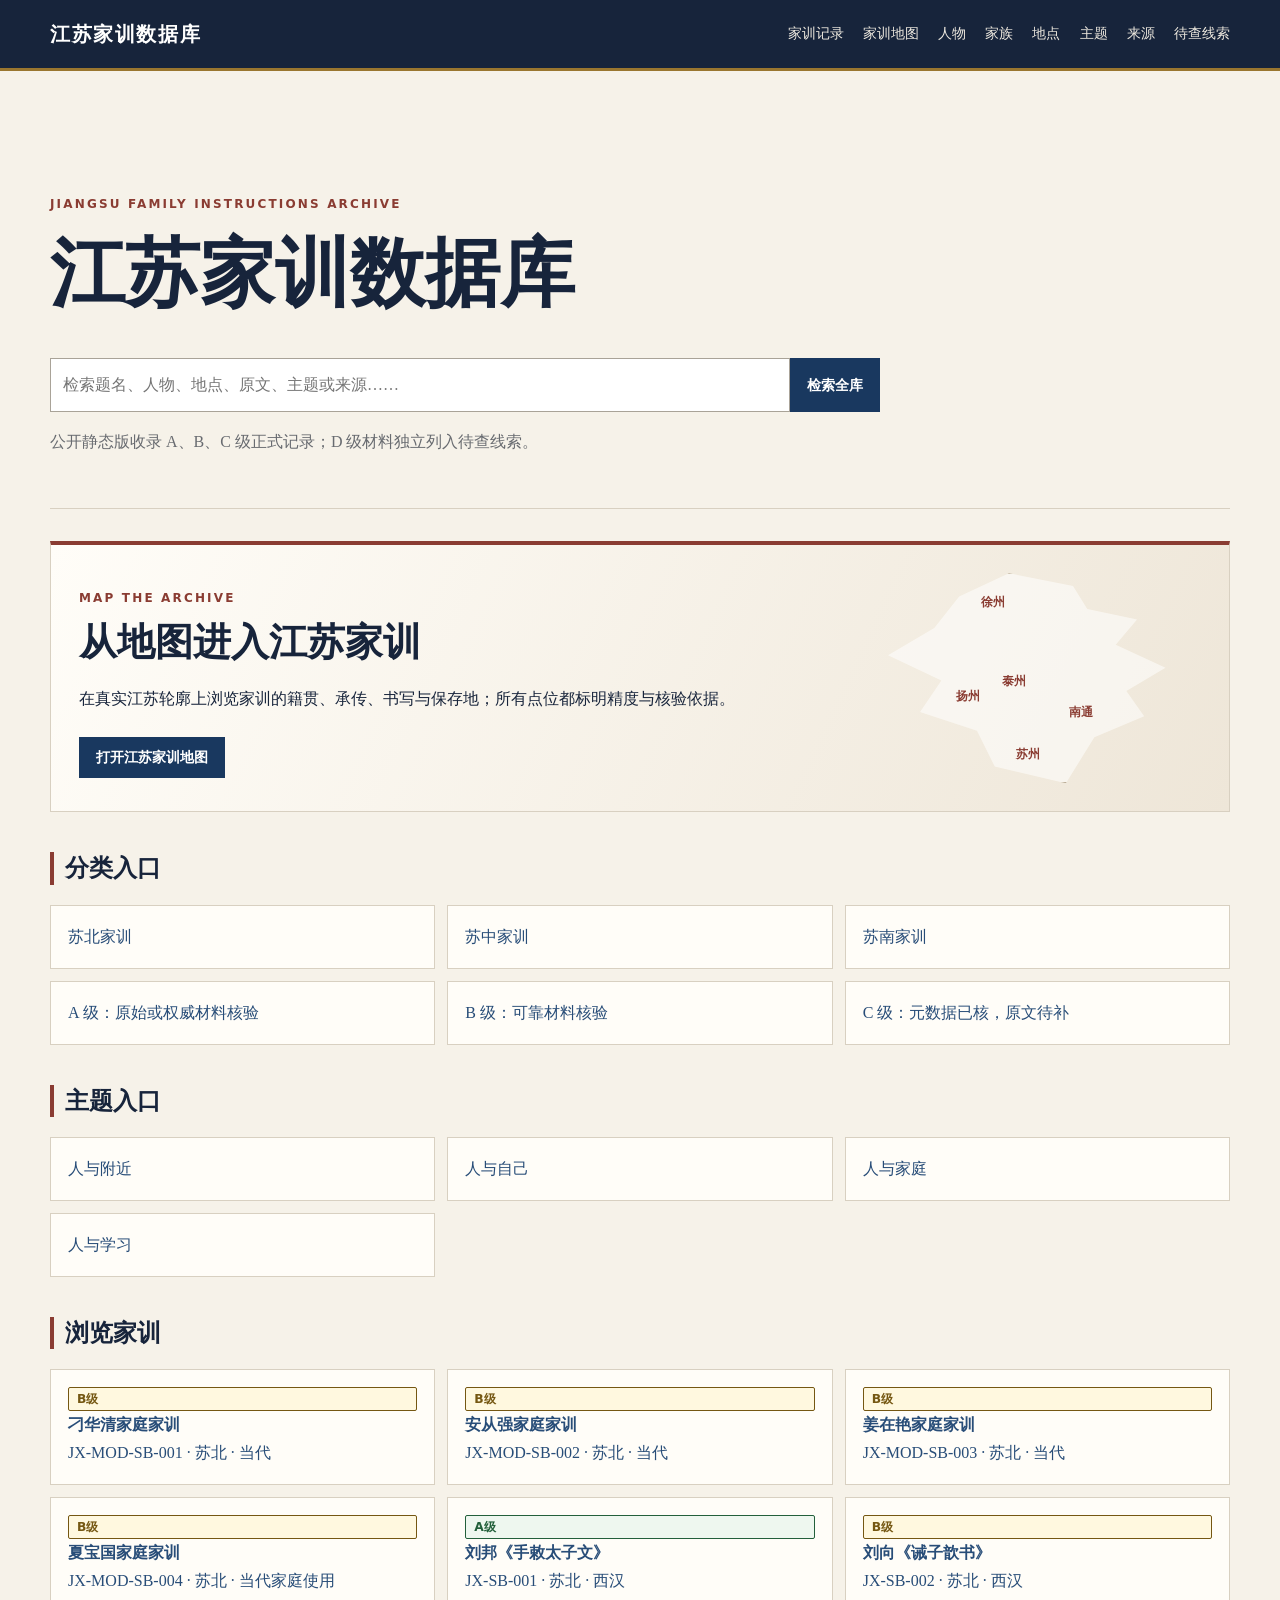
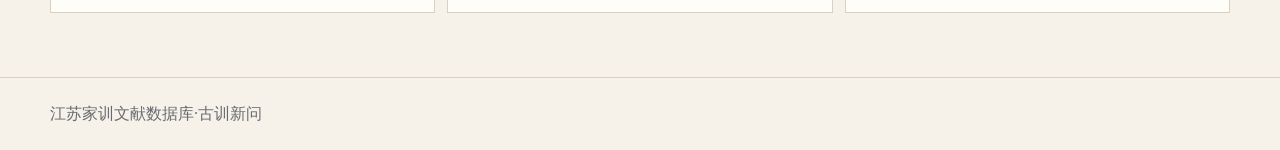
<file: index.html>
<!doctype html>
<html lang="zh-CN">
<head>
<meta charset="utf-8">
<meta name="viewport" content="width=device-width,initial-scale=1">
<meta name="description" content="江苏家训历史文献公开检索数据库">
<title>江苏家训数据库</title>
<link rel="stylesheet" href="css/styles.css">
</head>
<body data-page="home">
<a class="skip" href="#main">跳至主要内容</a>
<header>
<div class="wrap">
<a class="brand" href="index.html">江苏家训数据库</a>
<button class="nav-toggle" aria-label="打开导航" aria-expanded="false">☰</button>
<nav>
<a href="records.html">家训记录</a>
<a href="map.html">家训地图</a>
<a href="persons.html">人物</a>
<a href="families.html">家族</a>
<a href="places.html">地点</a>
<a href="themes.html">主题</a>
<a href="sources.html">来源</a>
<a href="leads.html">待查线索</a>
</nav>
</div>
</header>
<main id="main" class="wrap">
<section class="mast">
<p class="eyebrow">JIANGSU FAMILY INSTRUCTIONS ARCHIVE</p>
<h1>江苏家训数据库</h1>
<form id="global-search" class="searchbar">
<label class="sr-only" for="global-q">统一搜索</label>
<input id="global-q" placeholder="检索题名、人物、地点、原文、主题或来源……">
<button>检索全库</button>
</form>
<p class="note">公开静态版收录 A、B、C 级正式记录；D 级材料独立列入待查线索。</p>
</section>
<section class="map-feature">
<div><p class="eyebrow">MAP THE ARCHIVE</p><h2>从地图进入江苏家训</h2><p>在真实江苏轮廓上浏览家训的籍贯、承传、书写与保存地；所有点位都标明精度与核验依据。</p><a class="button map-cta" href="map.html">打开江苏家训地图</a></div>
<div class="map-silhouette" aria-hidden="true"><span>徐州</span><span>泰州</span><span>扬州</span><span>南通</span><span>苏州</span></div>
</section>
<section>
<h2>分类入口</h2>
<div class="entrances">
<a href="records.html?region=苏北">苏北家训</a>
<a href="records.html?region=苏中">苏中家训</a>
<a href="records.html?region=苏南">苏南家训</a>
<a href="records.html?level=A">A 级：原始或权威材料核验</a>
<a href="records.html?level=B">B 级：可靠材料核验</a>
<a href="records.html?level=C">C 级：元数据已核，原文待补</a>
</div>
</section>
<section>
<h2>主题入口</h2>
<div id="theme-entries" class="entrances">
</div>
</section>
<section>
<h2>浏览家训</h2>
<div id="featured" class="cards">
</div>
</section>
</main>
<footer>
<div class="wrap">江苏家训文献数据库·古训新问</div>
</footer>
<script src="js/app.js">
</script>
</body>
</html>
</file>
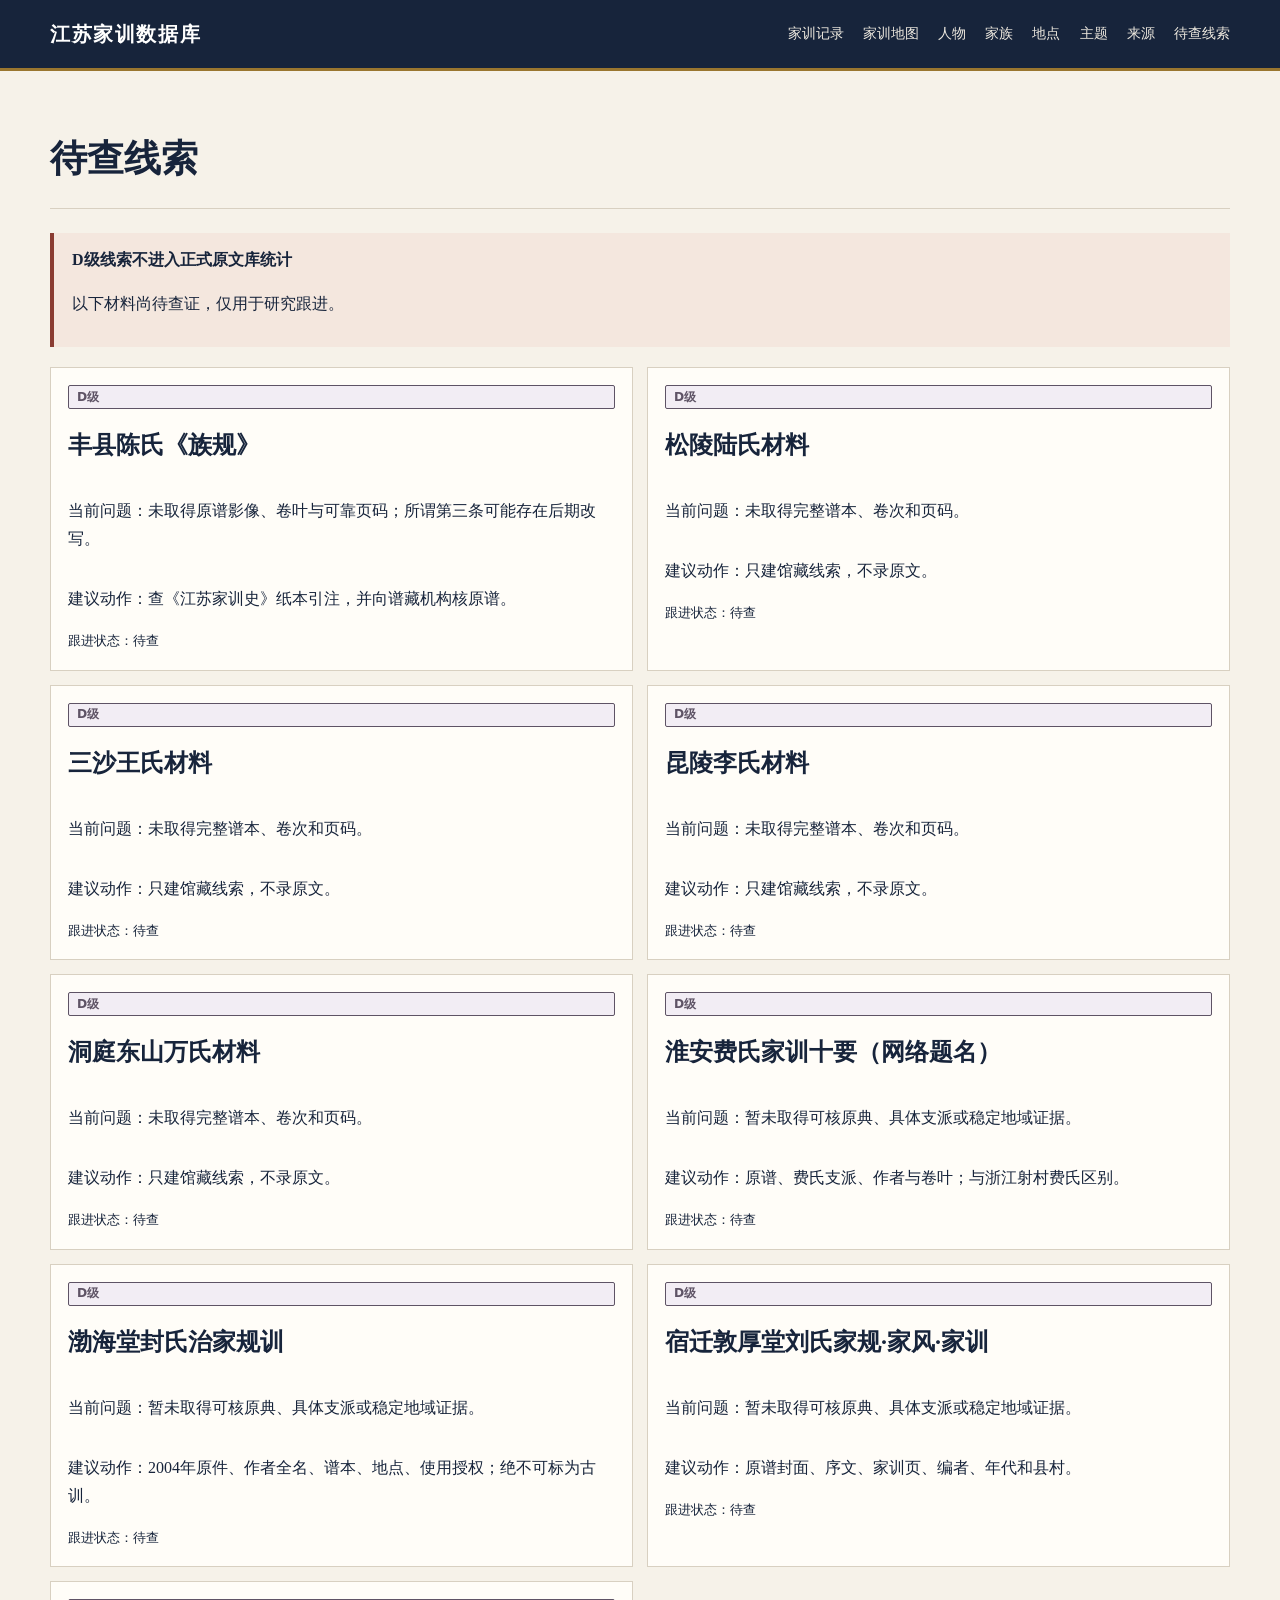
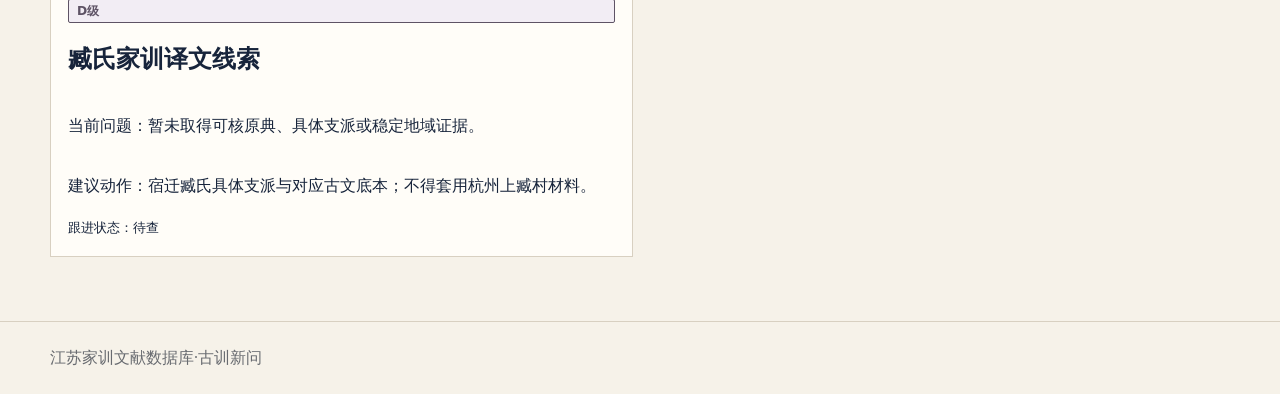
<file: leads.html>
<!doctype html>
<html lang="zh-CN">
<head>
<meta charset="utf-8">
<meta name="viewport" content="width=device-width,initial-scale=1">
<title>待查线索｜江苏家训数据库</title>
<link rel="stylesheet" href="css/styles.css">
</head>
<body data-page="leads">
<header>
<div class="wrap">
<a class="brand" href="index.html">江苏家训数据库</a>
<button class="nav-toggle" aria-label="打开导航">☰</button>
<nav>
<a href="records.html">家训记录</a>
<a href="map.html">家训地图</a>
<a href="persons.html">人物</a>
<a href="families.html">家族</a>
<a href="places.html">地点</a>
<a href="themes.html">主题</a>
<a href="sources.html">来源</a>
<a href="leads.html">待查线索</a>
</nav>
</div>
</header>
<main class="wrap">
<div class="page-head">
<h1>待查线索</h1>
</div>
<div class="notice">
<strong>D级线索不进入正式原文库统计</strong>
<p>以下材料尚待查证，仅用于研究跟进。</p>
</div>
<div id="directory" class="lead-list">
</div>
</main>
<footer>
<div class="wrap">江苏家训文献数据库·古训新问</div>
</footer>
<script src="js/app.js">
</script>
</body>
</html>
</file>
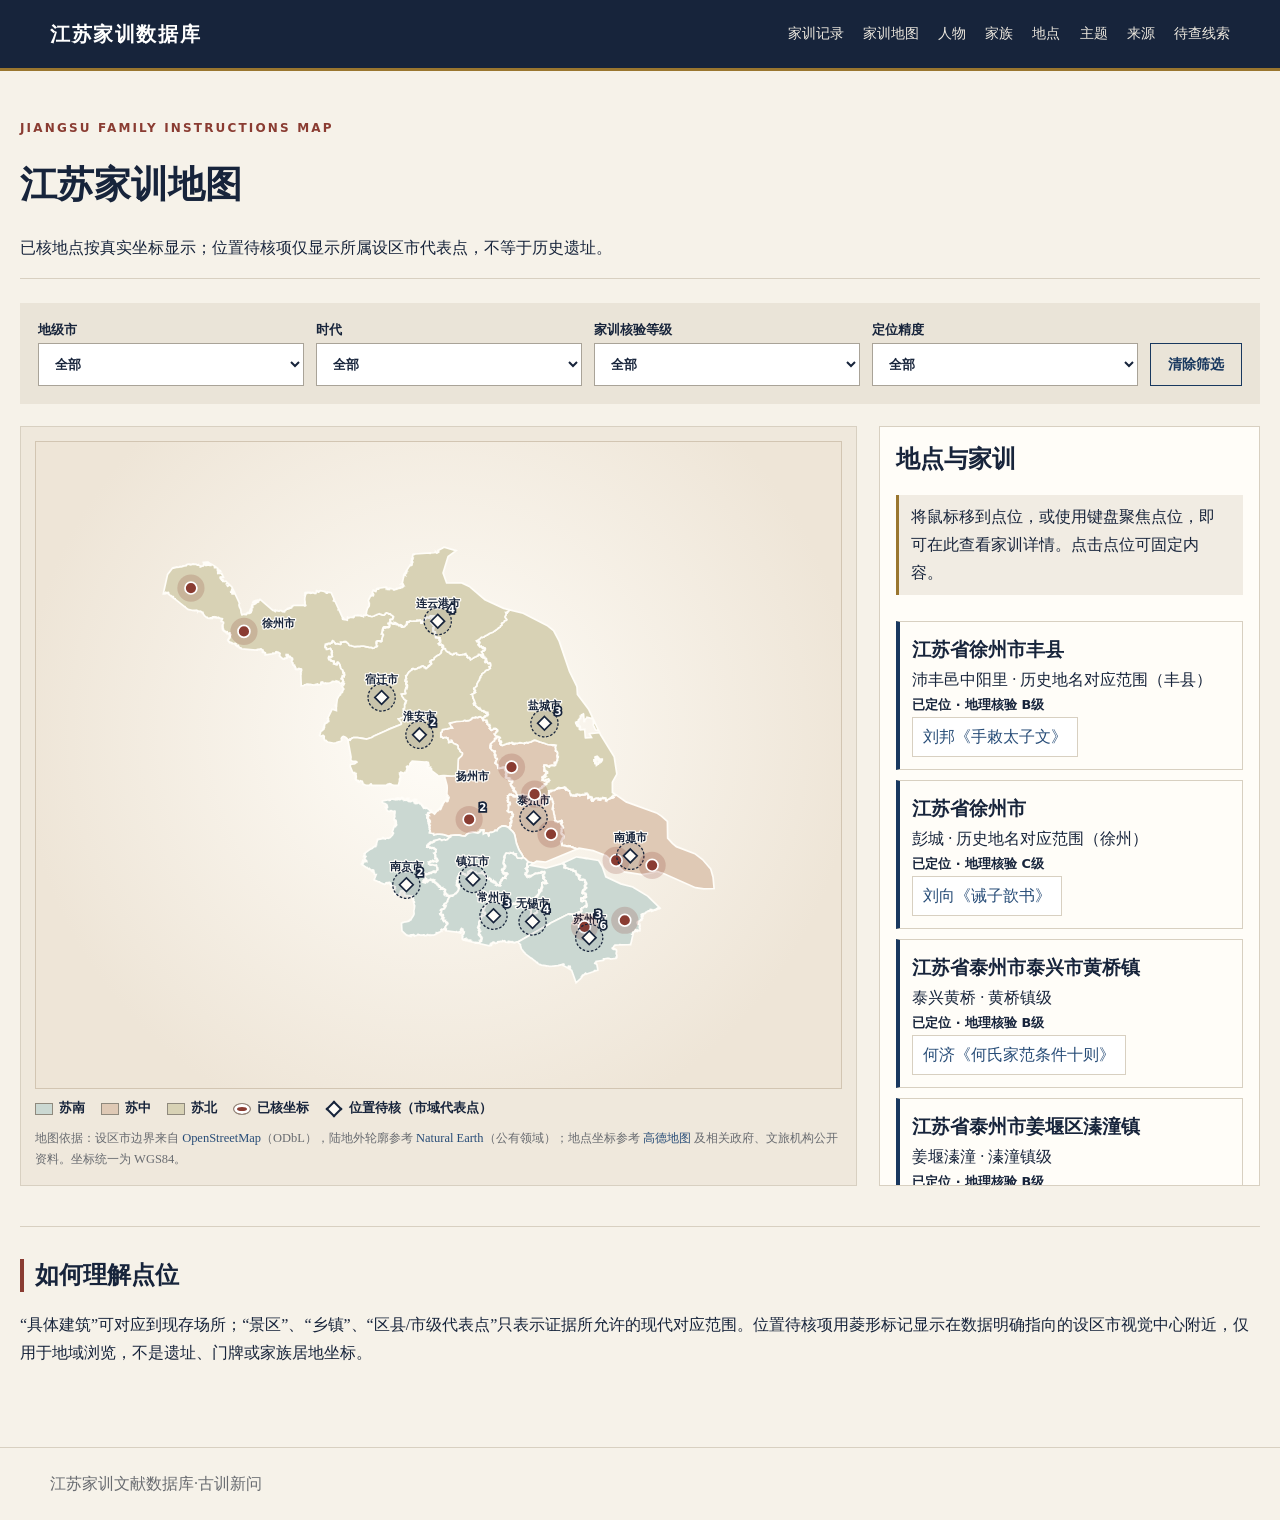
<file: map.html>
<!doctype html>
<html lang="zh-CN">
<head>
  <meta charset="utf-8">
  <meta name="viewport" content="width=device-width,initial-scale=1">
  <meta name="description" content="以可追溯坐标浏览江苏家训与历史地名">
  <title>家训地图｜江苏家训数据库</title>
  <link rel="stylesheet" href="css/styles.css">
</head>
<body data-page="map">
<a class="skip" href="#main">跳至主要内容</a>
<header>
<div class="wrap">
<a class="brand" href="index.html">江苏家训数据库</a>
<button class="nav-toggle" aria-label="打开导航" aria-expanded="false">☰</button>
<nav>
<a href="records.html">家训记录</a>
<a href="map.html" aria-current="page">家训地图</a>
<a href="persons.html">人物</a>
<a href="families.html">家族</a>
<a href="places.html">地点</a>
<a href="themes.html">主题</a>
<a href="sources.html">来源</a>
<a href="leads.html">待查线索</a>
</nav>
</div>
</header>
<main id="main" class="wrap map-page">
  <div class="page-head">
<div>
<p class="eyebrow">JIANGSU FAMILY INSTRUCTIONS MAP</p>
<h1>江苏家训地图</h1>
<p>已核地点按真实坐标显示；位置待核项仅显示所属设区市代表点，不等于历史遗址。</p>
</div>
</div>
  <form id="map-filters" class="controls map-controls" aria-label="地图筛选">
    <label>地级市<select name="city">
<option value="">全部</option>
</select>
</label>
    <label>时代<select name="era">
<option value="">全部</option>
</select>
</label>
    <label>家训核验等级<select name="level">
<option value="">全部</option>
</select>
</label>
    <label>定位精度<select name="precision">
<option value="">全部</option>
</select>
</label>
    <div class="actions">
<button type="button" id="map-clear" class="secondary">清除筛选</button>
</div>
  </form>
  <div class="map-layout">
    <section class="map-panel" aria-labelledby="map-heading">
      <h2 id="map-heading" class="sr-only">江苏省家训地图</h2>
      <div id="map-status" class="map-status" role="status">正在载入江苏十三市边界……</div>
      <svg id="jiaxun-map" class="jiaxun-map" viewBox="0 0 720 760" role="img" aria-labelledby="map-title map-desc">
        <title id="map-title">江苏家训地图</title>
        <desc id="map-desc">江苏省十三个设区市的真实行政区边界、市名、已核验家训坐标与位置待核的市域代表点，可使用 Tab 键聚焦地点，按 Enter 或空格键查看详情。</desc>
        <g id="boundary-layer"></g>
        <g id="city-label-layer" aria-hidden="true"></g>
        <g id="marker-layer"></g>
      </svg>
      <div class="map-legend" aria-label="江苏地域与点位图例"><span><i class="legend-south"></i>苏南</span><span><i class="legend-central"></i>苏中</span><span><i class="legend-north"></i>苏北</span><span><i class="legend-located"></i>已核坐标</span><span><i class="legend-pending"></i>位置待核（市域代表点）</span></div>
      <p class="map-attribution">地图依据：设区市边界来自 <a href="https://www.openstreetmap.org/copyright" target="_blank" rel="noopener">OpenStreetMap</a>（ODbL），陆地外轮廓参考 <a href="https://www.naturalearthdata.com/about/terms-of-use/" target="_blank" rel="noopener">Natural Earth</a>（公有领域）；地点坐标参考 <a href="https://www.amap.com/" target="_blank" rel="noopener">高德地图</a> 及相关政府、文旅机构公开资料。坐标统一为 WGS84。</p>
    </section>
    <aside class="map-sidebar" aria-labelledby="place-list-heading">
      <h2 id="place-list-heading">地点与家训</h2>
      <div id="place-detail" class="place-detail" aria-live="polite" aria-atomic="true"><p class="sidebar-prompt">将鼠标移到地图点位，或使用键盘聚焦点位，即可在此查看详情。点击点位可固定内容。</p></div>
    </aside>
  </div>
  <section class="method-note">
<h2>如何理解点位</h2>
<p>“具体建筑”可对应到现存场所；“景区”、“乡镇”、“区县/市级代表点”只表示证据所允许的现代对应范围。位置待核项用菱形标记显示在数据明确指向的设区市视觉中心附近，仅用于地域浏览，不是遗址、门牌或家族居地坐标。</p>
</section>
</main>
<footer>
<div class="wrap">江苏家训文献数据库·古训新问</div>
</footer>
<script src="js/app.js">
</script>
<script src="js/map.js">
</script>
</body>
</html>
</file>
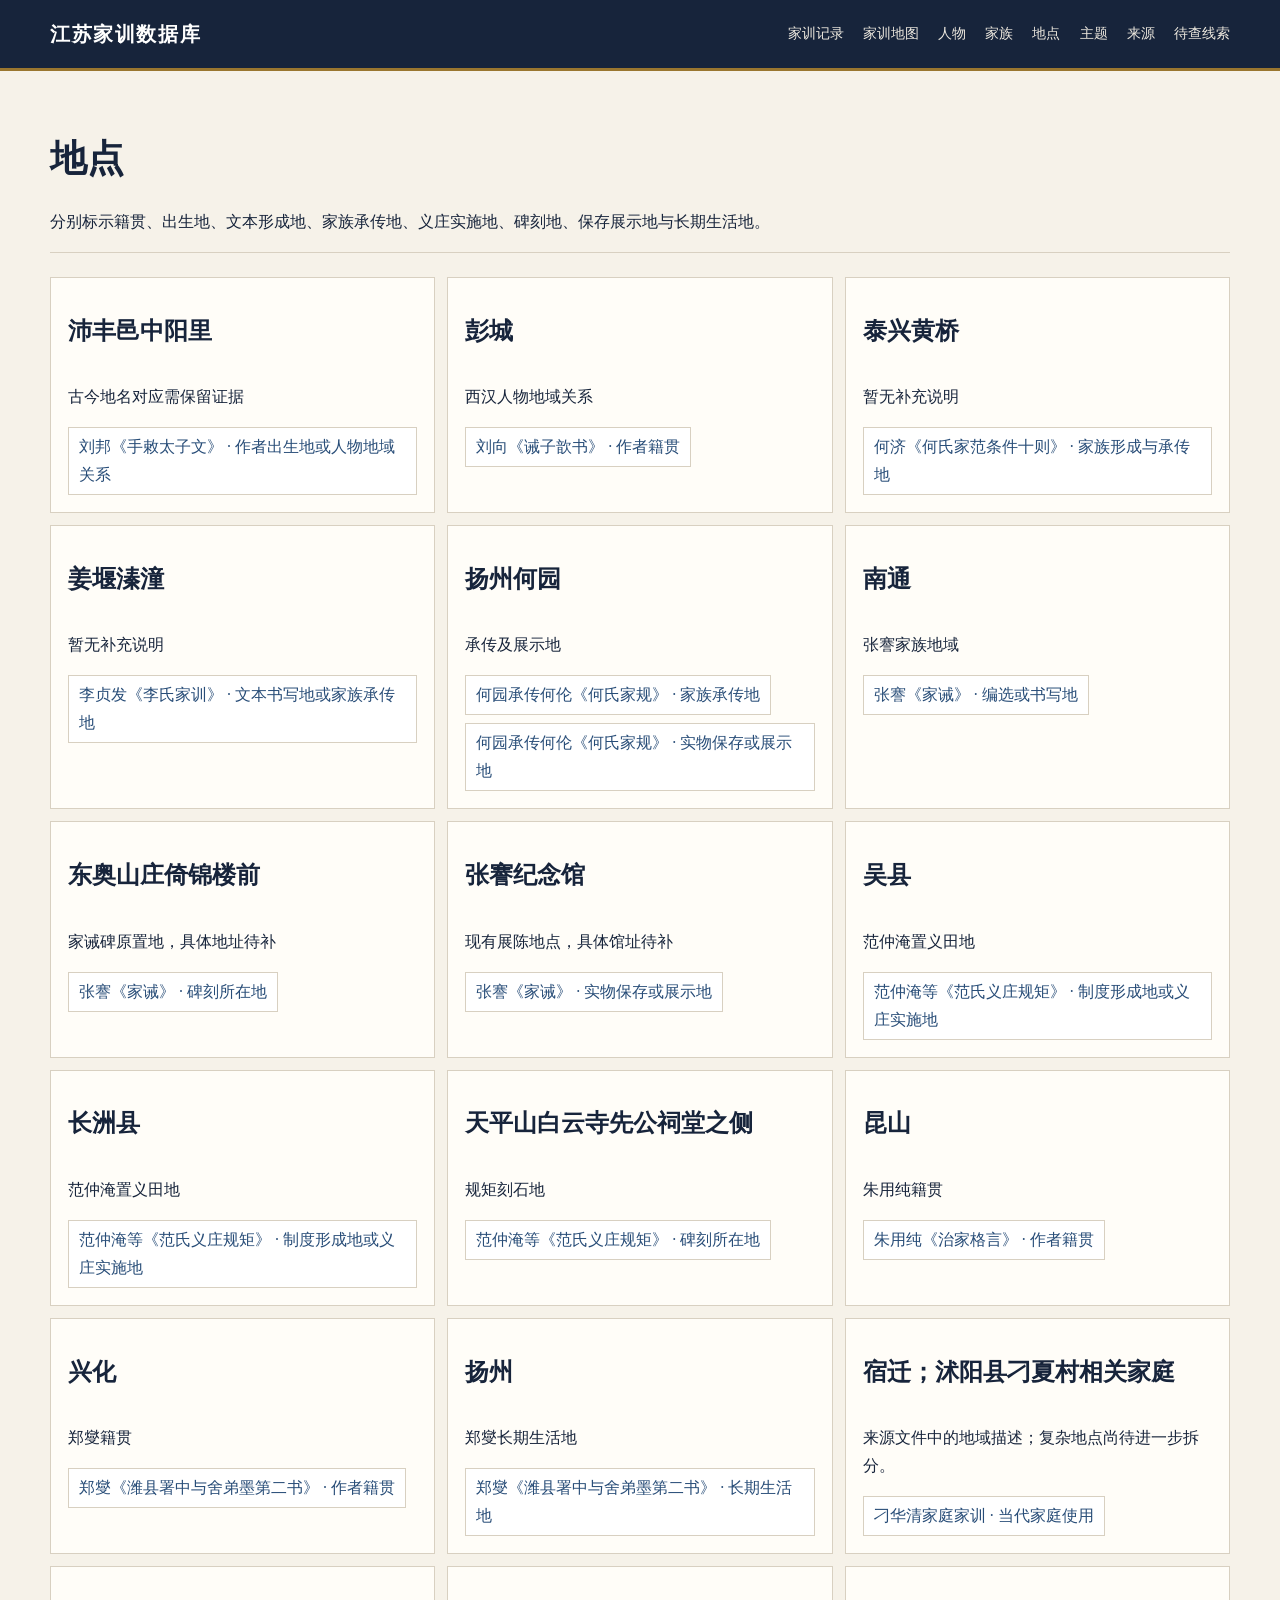
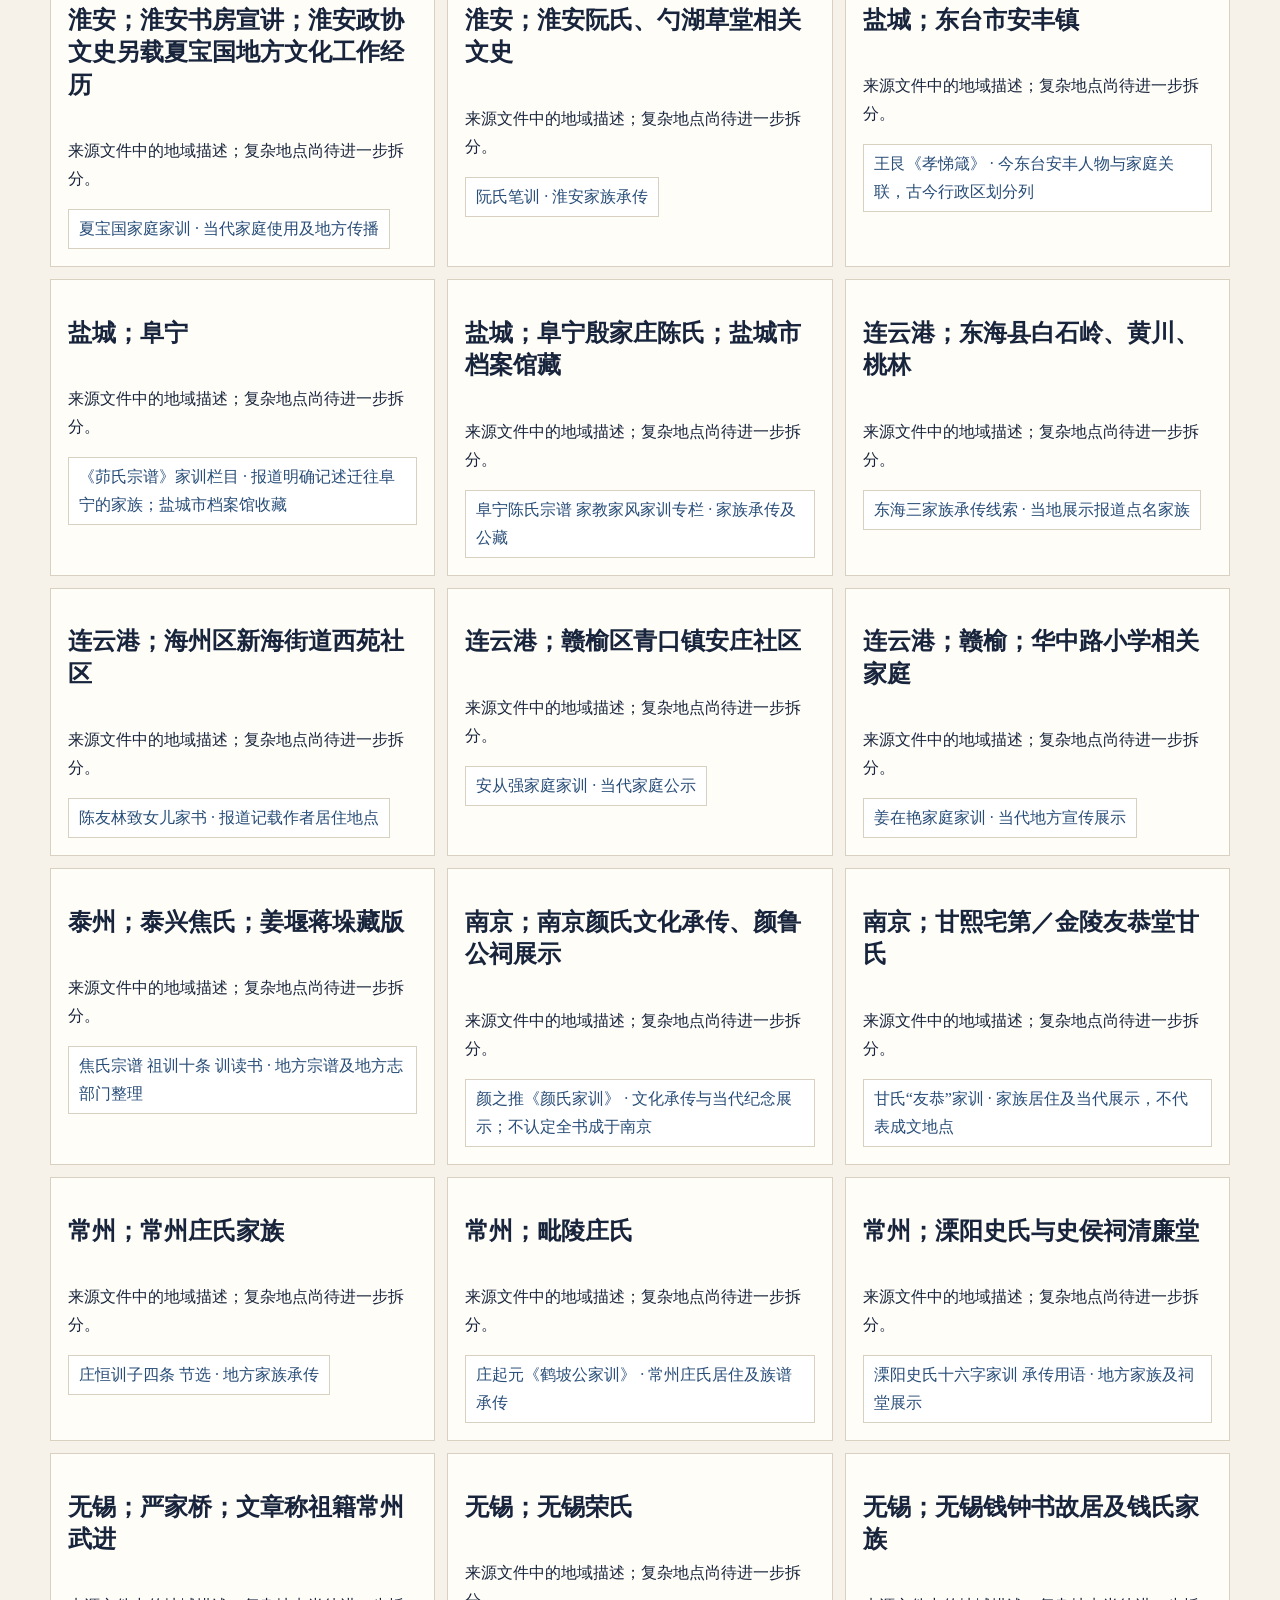
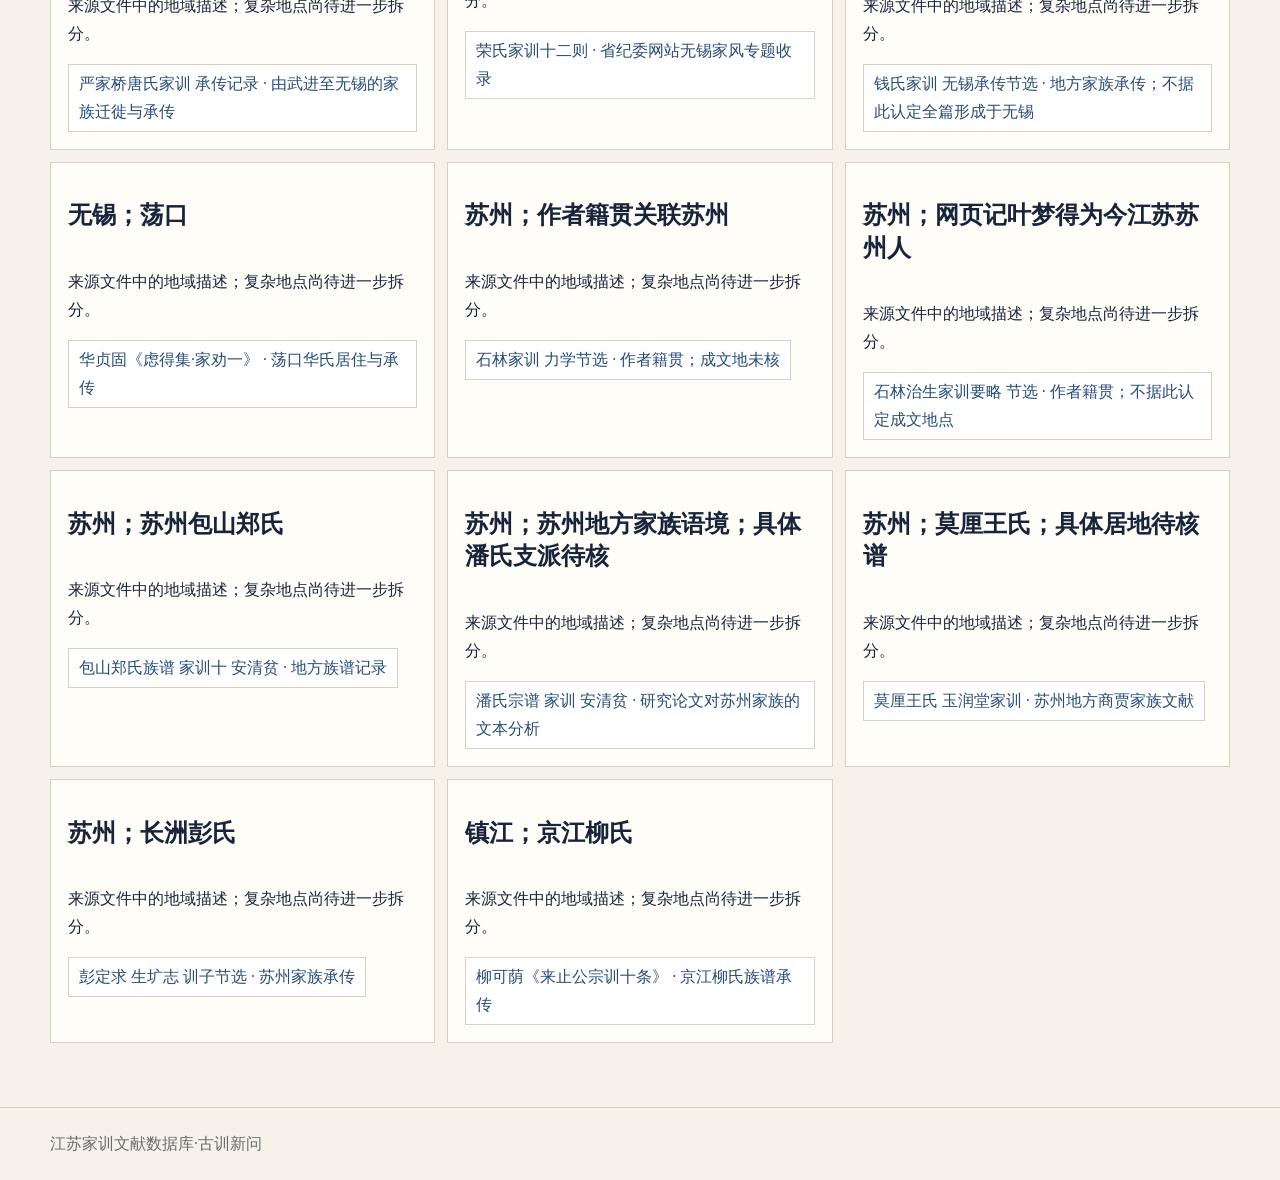
<file: places.html>
<!doctype html>
<html lang="zh-CN">
<head>
<meta charset="utf-8">
<meta name="viewport" content="width=device-width,initial-scale=1">
<title>地点｜江苏家训数据库</title>
<link rel="stylesheet" href="css/styles.css">
</head>
<body data-page="places">
<header>
<div class="wrap">
<a class="brand" href="index.html">江苏家训数据库</a>
<button class="nav-toggle" aria-label="打开导航">☰</button>
<nav>
<a href="records.html">家训记录</a>
<a href="map.html">家训地图</a>
<a href="persons.html">人物</a>
<a href="families.html">家族</a>
<a href="places.html">地点</a>
<a href="themes.html">主题</a>
<a href="sources.html">来源</a>
<a href="leads.html">待查线索</a>
</nav>
</div>
</header>
<main class="wrap">
<div class="page-head">
<div>
<h1>地点</h1>
<p>分别标示籍贯、出生地、文本形成地、家族承传地、义庄实施地、碑刻地、保存展示地与长期生活地。</p>
</div>
</div>
<div id="directory" class="directory">
</div>
</main>
<footer>
<div class="wrap">江苏家训文献数据库·古训新问</div>
</footer>
<script src="js/app.js">
</script>
</body>
</html>
</file>
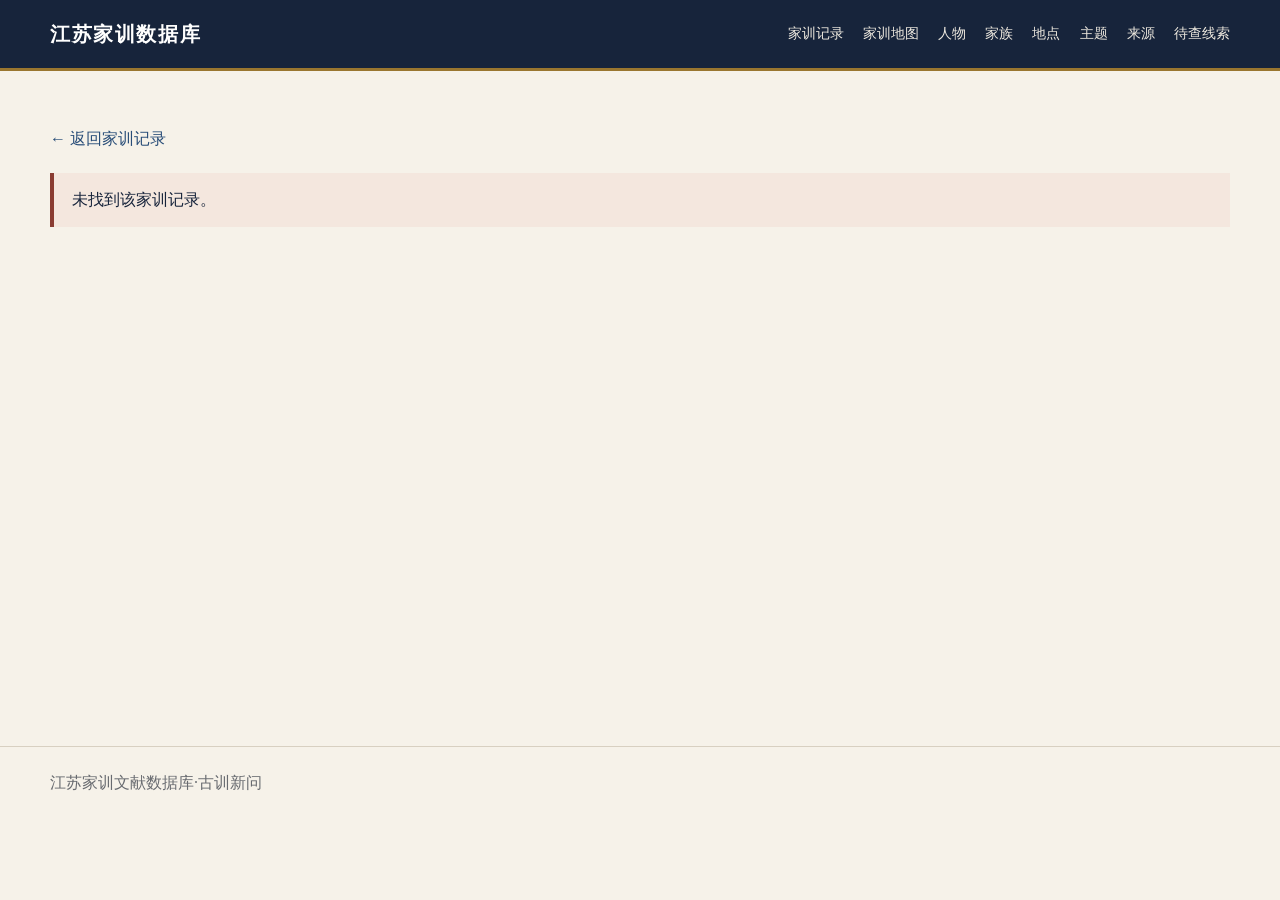
<file: record.html>
<!doctype html>
<html lang="zh-CN">
<head>
<meta charset="utf-8">
<meta name="viewport" content="width=device-width,initial-scale=1">
<title>家训详情｜江苏家训数据库</title>
<link rel="stylesheet" href="css/styles.css">
</head>
<body data-page="record">
<header>
<div class="wrap">
<a class="brand" href="index.html">江苏家训数据库</a>
<button class="nav-toggle" aria-label="打开导航" aria-expanded="false">☰</button>
<nav>
<a href="records.html">家训记录</a>
<a href="map.html">家训地图</a>
<a href="persons.html">人物</a>
<a href="families.html">家族</a>
<a href="places.html">地点</a>
<a href="themes.html">主题</a>
<a href="sources.html">来源</a>
<a href="leads.html">待查线索</a>
</nav>
</div>
</header>
<main class="wrap">
<p>
<a href="records.html">← 返回家训记录</a>
</p>
<article id="record">
</article>
</main>
<footer>
<div class="wrap">江苏家训文献数据库·古训新问</div>
</footer>
<script src="js/app.js">
</script>
<script src="js/record-detail.js">
</script>
</body>
</html>
</file>
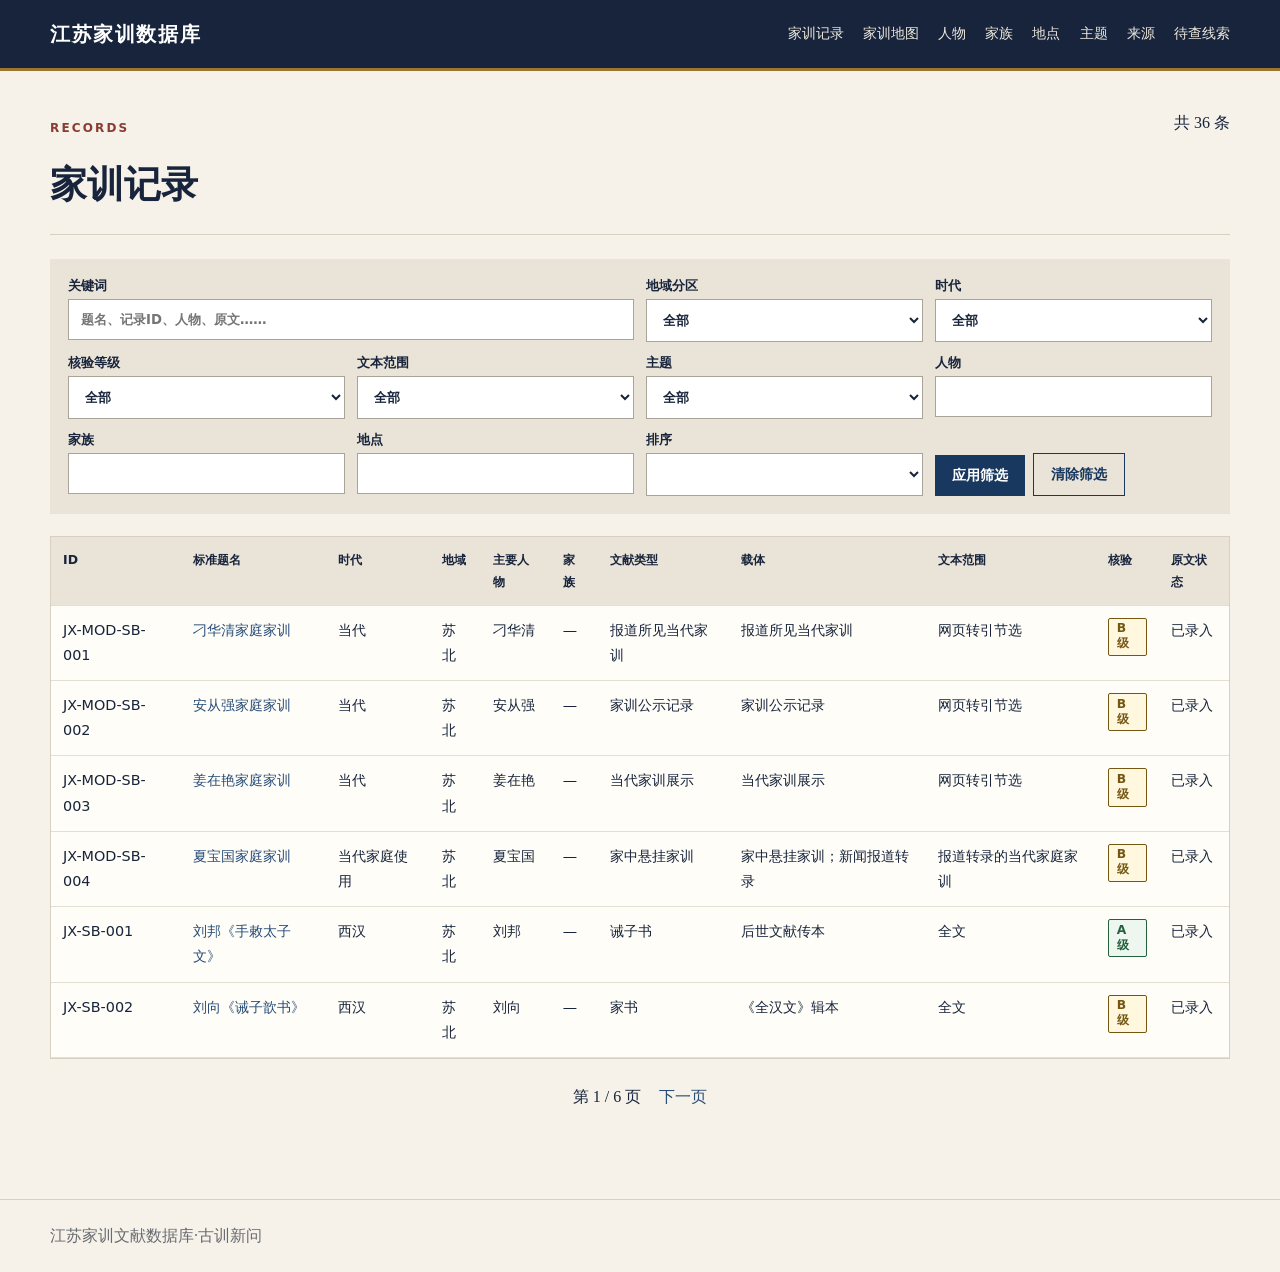
<file: records.html>
<!doctype html>
<html lang="zh-CN">
<head>
<meta charset="utf-8">
<meta name="viewport" content="width=device-width,initial-scale=1">
<title>家训记录｜江苏家训数据库</title>
<link rel="stylesheet" href="css/styles.css">
</head>
<body data-page="records">
<header>
<div class="wrap">
<a class="brand" href="index.html">江苏家训数据库</a>
<button class="nav-toggle" aria-label="打开导航" aria-expanded="false">☰</button>
<nav>
<a href="records.html">家训记录</a>
<a href="map.html">家训地图</a>
<a href="persons.html">人物</a>
<a href="families.html">家族</a>
<a href="places.html">地点</a>
<a href="themes.html">主题</a>
<a href="sources.html">来源</a>
<a href="leads.html">待查线索</a>
</nav>
</div>
</header>
<main class="wrap">
<div class="page-head">
<div>
<p class="eyebrow">RECORDS</p>
<h1>家训记录</h1>
</div>
<span id="count">
</span>
</div>
<form id="filters" class="controls">
<label class="wide">关键词<input name="q" placeholder="题名、记录ID、人物、原文……">
</label>
<label>地域分区<select name="region">
<option value="">全部</option>
</select>
</label>
<label>时代<select name="era">
<option value="">全部</option>
</select>
</label>
<label>核验等级<select name="level">
<option value="">全部</option>
</select>
</label>
<label>文本范围<select name="scope">
<option value="">全部</option>
</select>
</label>
<label>主题<select name="theme">
<option value="">全部</option>
</select>
</label>
<label>人物<input name="person">
</label>
<label>家族<input name="family">
</label>
<label>地点<input name="place">
</label>
<label>排序<select name="sort">
<option value="record_id">记录ID</option>
<option value="standard_title">标准题名</option>
<option value="era">时代</option>
<option value="region">地域</option>
<option value="verification_level">核验等级</option>
</select>
</label>
<div class="actions">
<button>应用筛选</button>
<button type="button" id="clear" class="secondary">清除筛选</button>
</div>
</form>
<div class="table-wrap">
<table>
<thead>
<tr>
<th>ID</th>
<th>标准题名</th>
<th>时代</th>
<th>地域</th>
<th>主要人物</th>
<th>家族</th>
<th>文献类型</th>
<th>载体</th>
<th>文本范围</th>
<th>核验</th>
<th>原文状态</th>
</tr>
</thead>
<tbody>
</tbody>
</table>
</div>
<div id="pager" class="pager">
</div>
</main>
<footer>
<div class="wrap">江苏家训文献数据库·古训新问</div>
</footer>
<script src="js/app.js">
</script>
<script src="js/search.js">
</script>
<script src="js/filters.js">
</script>
</body>
</html>
</file>
<file: css/styles.css>
:root{--ink:#17243b;--blue:#19385f;--paper:#f6f2e9;--card:#fffdf8;--line:#d8d0c1;--muted:#686b70;--red:#8a3c32;--gold:#9a762f}*{box-sizing:border-box}html{font-size:16px}body{margin:0;background:var(--paper);color:var(--ink);font-family:"Noto Serif SC","Source Han Serif SC",STSong,serif;line-height:1.75}a{color:#284d78;text-decoration:none}a:hover{text-decoration:underline}a:focus-visible,button:focus-visible,input:focus-visible,select:focus-visible{outline:3px solid #d39b30;outline-offset:2px}.wrap{width:min(1180px,calc(100% - 40px));margin:auto}.skip{position:fixed;left:-999px}.skip:focus{left:1rem;top:1rem;background:white;padding:.7rem;z-index:20}header{background:var(--ink);border-bottom:3px solid var(--gold)}header .wrap{min-height:68px;display:flex;align-items:center;justify-content:space-between}.brand{color:white;font-size:1.25rem;font-weight:700;letter-spacing:.08em}nav{display:flex;gap:1.2rem}nav a{color:#eee9df;font-family:system-ui,sans-serif;font-size:.9rem}.nav-toggle{display:none;background:transparent;color:white;border:0;font-size:1.4rem}main{padding:38px 0 64px;min-height:75vh}footer{border-top:1px solid var(--line);padding:22px 0;color:var(--muted)}h1,h2,h3{line-height:1.35}.eyebrow{font:700 .75rem system-ui;letter-spacing:.18em;color:var(--red)}.mast{padding:36px 0;border-bottom:1px solid var(--line)}.mast h1{font-size:clamp(2.5rem,6vw,4.7rem);margin:.1em 0 .45em}.mast+section{margin-top:32px}.searchbar{display:flex;max-width:830px}.searchbar input,.controls input,.controls select{border:1px solid #a9a398;background:white;padding:12px;font:inherit;color:var(--ink)}.searchbar input{flex:1}.button,button{background:var(--blue);color:white;border:0;padding:11px 17px;font:700 .9rem system-ui;cursor:pointer}.button.secondary,button.secondary{background:transparent;color:var(--blue);border:1px solid var(--blue)}.note{color:var(--muted)}section{margin-top:40px}section>h2{border-left:4px solid var(--red);padding-left:.7rem}.entrances,.cards,.directory{display:grid;grid-template-columns:repeat(3,1fr);gap:12px}.entrances a,.card,.directory a{background:var(--card);border:1px solid var(--line);padding:17px;display:flex;flex-direction:column}.page-head{display:flex;align-items:flex-start;justify-content:space-between;border-bottom:1px solid var(--line);margin-bottom:24px}.page-head h1{font-size:2.3rem}.badge{display:inline-block;border:1px solid currentColor;padding:.16rem .5rem;font:700 .77rem system-ui;border-radius:2px}.lv-A{color:#23603b;background:#eef7ef}.lv-B{color:#755712;background:#fff8df}.lv-C{color:#8a3c32;background:#fff0ed}.lv-D{color:#5e5365;background:#f2edf4}.controls{background:#eae4d8;padding:18px;display:grid;grid-template-columns:repeat(4,1fr);gap:12px;margin-bottom:22px}.controls label{display:flex;flex-direction:column;font:700 .83rem system-ui;gap:4px}.controls .wide{grid-column:span 2}.controls .actions{display:flex;align-items:end;gap:8px}.table-wrap{overflow:auto;border:1px solid var(--line);background:var(--card)}table{border-collapse:collapse;width:100%;min-width:950px;font-family:system-ui,sans-serif;font-size:.9rem}th,td{text-align:left;padding:12px;border-bottom:1px solid #e5ded2;vertical-align:top}th{background:#eae4d8;font-size:.78rem}td small,.muted{display:block;color:var(--muted)}.pager{display:flex;justify-content:center;align-items:center;gap:18px;margin:24px}.notice{background:#f4e7de;border-left:4px solid var(--red);padding:13px 18px;margin:20px 0}.detail-head{display:flex;justify-content:space-between;gap:20px;border-bottom:1px solid var(--line);padding-bottom:28px}.detail-head h1{font-size:clamp(2rem,5vw,3.3rem)}.facts{display:grid;grid-template-columns:repeat(2,1fr);border-top:1px solid var(--line)}.facts div{display:grid;grid-template-columns:145px 1fr;padding:11px 0;border-bottom:1px solid var(--line)}.facts .full{grid-column:1/-1}.facts dt{font-weight:700;color:var(--muted)}.facts dd{margin:0;overflow-wrap:anywhere}.text-unit,.source,.relation,.result{background:var(--card);border-top:2px solid var(--blue);padding:20px;margin-bottom:13px}.original{white-space:pre-wrap;font-size:1.08rem;line-height:2.05;overflow-wrap:anywhere}.annotation{background:#efebe3;padding:11px}.tags{display:flex;flex-wrap:wrap;gap:8px}.tags a{border:1px solid var(--line);background:white;padding:5px 10px}.directory a span,.directory a small{color:var(--muted)}.lead-list{display:grid;grid-template-columns:repeat(2,1fr);gap:14px}.empty{text-align:center;color:var(--muted);padding:40px}.highlight{background:#ffe49a;color:#382b10}.scope{border-left:3px solid var(--gold);padding-left:14px}.scope strong{display:block;font-size:1.2rem}.source a{overflow-wrap:anywhere}.sr-only{position:absolute;width:1px;height:1px;overflow:hidden;clip:rect(0,0,0,0)}
@media(max-width:800px){.wrap{width:calc(100% - 24px)}header .wrap{min-height:58px;position:relative}.nav-toggle{display:block}nav{display:none;position:absolute;top:58px;left:0;right:0;background:var(--ink);padding:16px;z-index:5;flex-direction:column}nav.open{display:flex}.entrances,.cards,.directory,.lead-list{grid-template-columns:1fr}.controls{grid-template-columns:1fr}.controls .wide{grid-column:auto}.detail-head{flex-direction:column}.facts{grid-template-columns:1fr}.facts .full{grid-column:auto}.facts div{grid-template-columns:110px 1fr}.searchbar{flex-direction:column;gap:8px}.page-head h1{font-size:1.8rem}}

/* 家训地图：本地 SVG 轮廓和可访问标记，不依赖外部瓦片。 */
.map-feature{display:grid;grid-template-columns:minmax(0,1.35fr) minmax(220px,.65fr);gap:28px;align-items:center;background:linear-gradient(115deg,#fffdf8,#eee6d8);border:1px solid var(--line);border-top:4px solid var(--red);padding:28px}.map-feature h2{font-size:clamp(1.6rem,3vw,2.5rem);margin:.2rem 0}.map-cta{display:inline-block;margin-top:8px}.map-silhouette{min-height:210px;position:relative;border:1px solid #bcae98;background:rgba(255,255,255,.55);clip-path:polygon(46% 0,64% 6%,68% 17%,82% 22%,76% 34%,90% 45%,79% 56%,84% 68%,70% 78%,62% 100%,42% 92%,37% 75%,21% 66%,27% 51%,12% 39%,25% 26%,32% 11%)}.map-silhouette span{position:absolute;font:700 .72rem system-ui;color:var(--red)}.map-silhouette span:nth-child(1){left:38%;top:10%}.map-silhouette span:nth-child(2){left:44%;top:48%}.map-silhouette span:nth-child(3){left:31%;top:55%}.map-silhouette span:nth-child(4){left:63%;top:63%}.map-silhouette span:nth-child(5){left:48%;top:83%}
.map-page{width:min(1380px,calc(100% - 40px))}.map-controls{grid-template-columns:repeat(4,minmax(130px,1fr)) auto}.map-layout{display:grid;grid-template-columns:minmax(0,1.65fr) minmax(340px,.75fr);gap:22px;align-items:start}.map-panel{position:relative;margin-top:0;background:#efe8dc;border:1px solid var(--line);padding:14px}.jiaxun-map{display:block;width:100%;height:min(72vh,760px);min-height:590px;background:radial-gradient(circle at 50% 45%,#fffdf8 0,#eee5d7 78%);border:1px solid #d2c5b2}.city-boundary{stroke:#fffdf8;stroke-width:1.7;vector-effect:non-scaling-stroke;fill-rule:evenodd}.region-south{fill:#cbd8d2}.region-central{fill:#dfc9b5}.region-north{fill:#d8d2b5}.city-label{font:700 13px system-ui,sans-serif;fill:#17243b;text-anchor:middle;dominant-baseline:central;paint-order:stroke;stroke:#fffdf8;stroke-width:3px;stroke-linejoin:round}.map-marker{cursor:pointer;outline:none}.marker-halo{fill:rgba(138,60,50,.2);stroke:transparent}.marker-dot{fill:var(--red);stroke:white;stroke-width:2}.map-marker:hover .marker-halo,.map-marker:focus .marker-halo{fill:rgba(211,155,48,.48);stroke:#6f4f15;stroke-width:2}.marker-count{font:700 12px system-ui;fill:white;stroke:var(--ink);stroke-width:4;paint-order:stroke}.map-status{position:absolute;z-index:2;inset:30px auto auto 30px;background:#fffdf8;padding:8px 12px;border:1px solid var(--line)}.map-legend{display:flex;flex-wrap:wrap;gap:16px;margin:.7rem 0 0;font:700 .8rem system-ui;color:var(--ink)}.map-legend span{display:inline-flex;align-items:center;gap:6px}.map-legend i{width:18px;height:12px;border:1px solid #8f897d}.legend-south{background:#cbd8d2}.legend-central{background:#dfc9b5}.legend-north{background:#d8d2b5}.map-record{border-top:1px solid var(--line);margin-top:12px;padding-top:10px}.map-record-title{font-weight:700}.map-excerpt{margin:8px 0;padding:9px 12px;background:#f1ece3;border-left:3px solid var(--gold);font-size:.94rem}.plain-list{margin:.25rem 0;padding-left:1.25rem}.pin-note{font:700 .75rem system-ui;color:var(--red);background:#f4e7de;padding:7px 9px}.map-attribution{font-size:.78rem;color:var(--muted);margin:.65rem 0 0}.map-sidebar{margin-top:0;background:var(--card);border:1px solid var(--line);padding:16px;max-height:calc(72vh + 112px);overflow:auto;overflow-x:hidden}.map-sidebar>h2{margin-top:0}.place-detail{display:grid;gap:10px}.sidebar-prompt{border-left:3px solid var(--gold);padding:8px 12px;background:#f1ece3;margin-top:0}.map-place-detail h3,.map-place-detail p,.place-summary h3,.place-summary p{margin:.2rem 0}.map-place-detail.separated{border-top:3px double var(--line);padding-top:16px;margin-top:6px}.evidence-link{display:inline-block;margin-top:9px}.place-summary{border:1px solid var(--line);border-left:4px solid var(--blue);padding:12px}.place-summary.pending{border-left-style:dashed;border-left-color:var(--muted)}.place-status{font:700 .8rem system-ui}.method-note{border-top:1px solid var(--line);padding-top:12px}
.marker-pending .marker-halo{fill:rgba(23,36,59,.08);stroke:#17243b;stroke-width:1.5;stroke-dasharray:3 2}.marker-pending-symbol{fill:#fffdf8;stroke:#17243b;stroke-width:2}.legend-located{border-radius:50%;background:var(--red);box-shadow:inset 0 0 0 3px #fff}.legend-pending{width:12px!important;height:12px!important;margin:0 3px;transform:rotate(45deg);background:#fffdf8;border:2px dashed #17243b!important}.pending-map-note{font-weight:700;color:var(--blue)}
@media(max-width:980px){.map-layout{grid-template-columns:1fr}.map-sidebar{max-height:none}.map-controls{grid-template-columns:repeat(2,1fr)}nav{gap:.75rem}nav a{font-size:.82rem}}
@media(max-width:800px){.map-page{width:calc(100% - 24px)}.map-feature{grid-template-columns:1fr}.map-silhouette{display:none}.map-controls{grid-template-columns:1fr}.jiaxun-map{min-height:440px;height:58vh}.city-label{font-size:12px;stroke-width:2.5px}.map-attribution{font-size:.72rem}.map-sidebar{padding:13px}.map-marker .marker-halo{r:18}}
</file>
